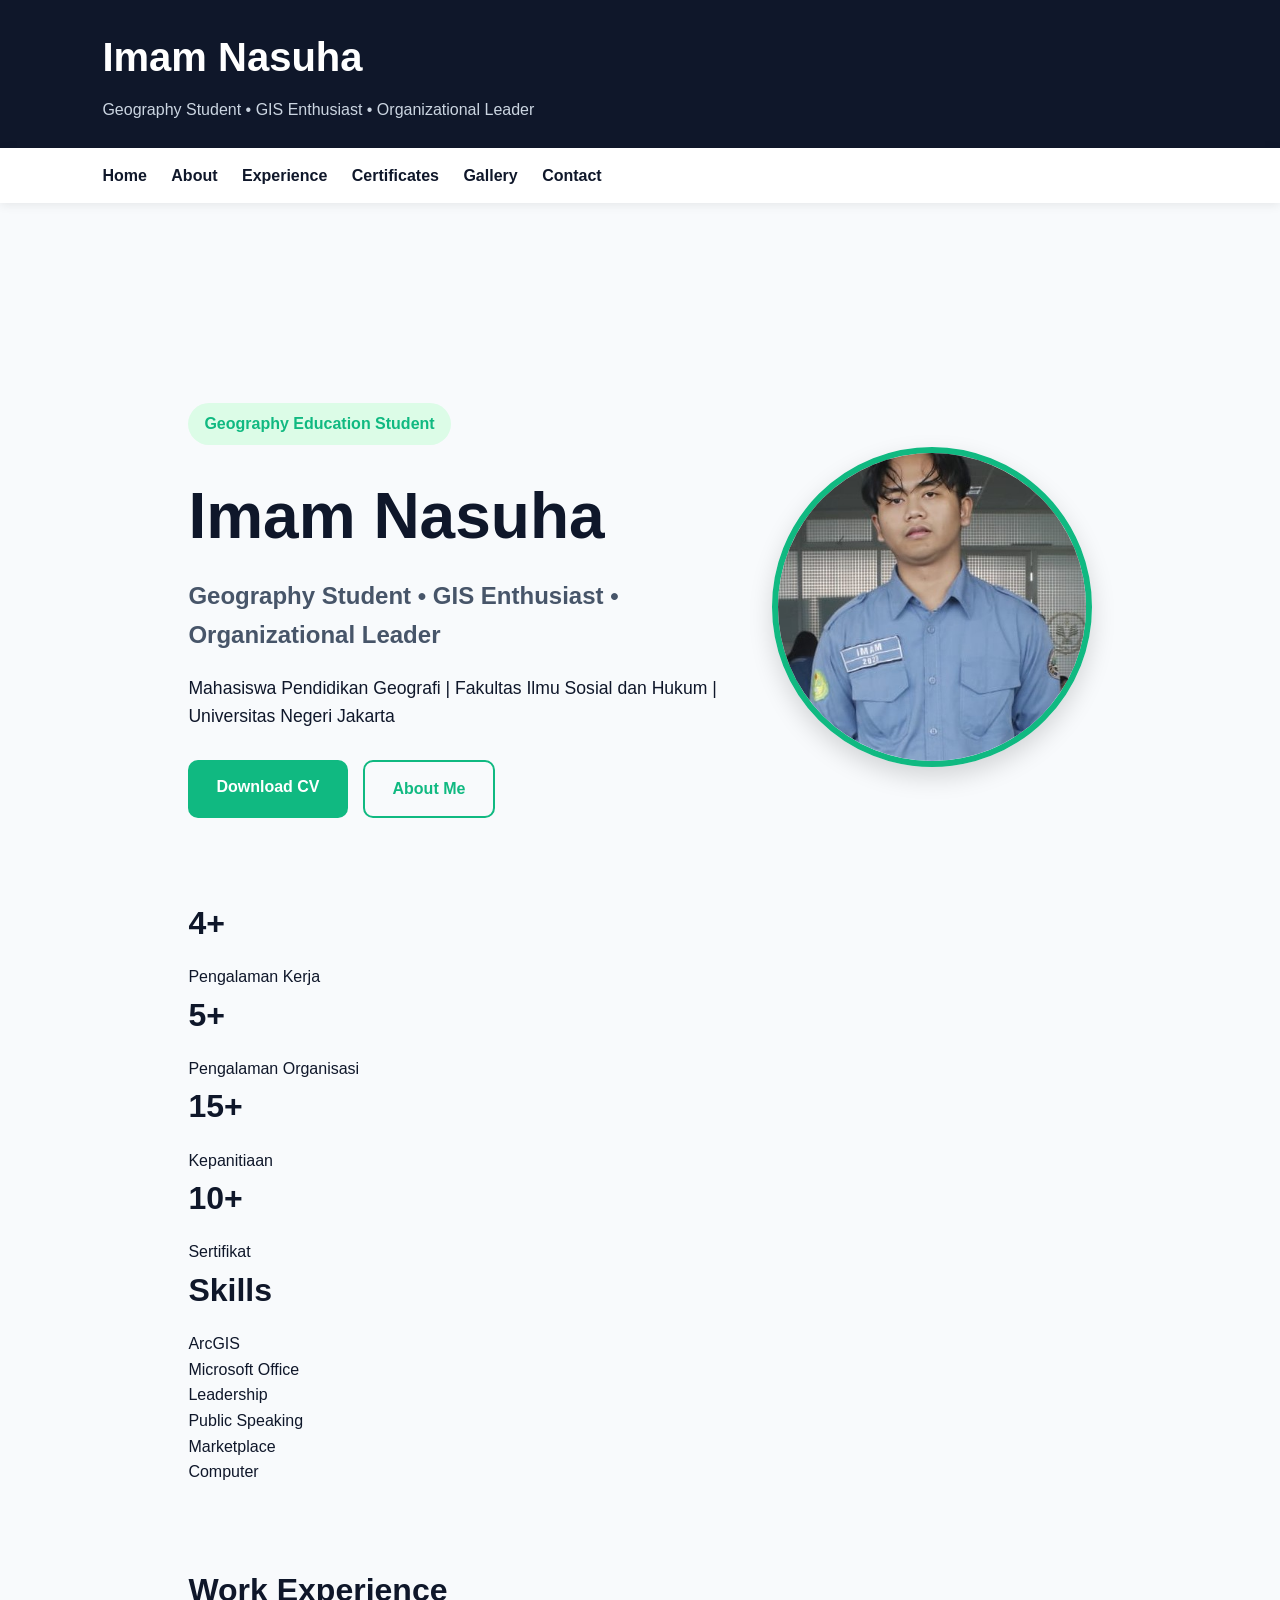
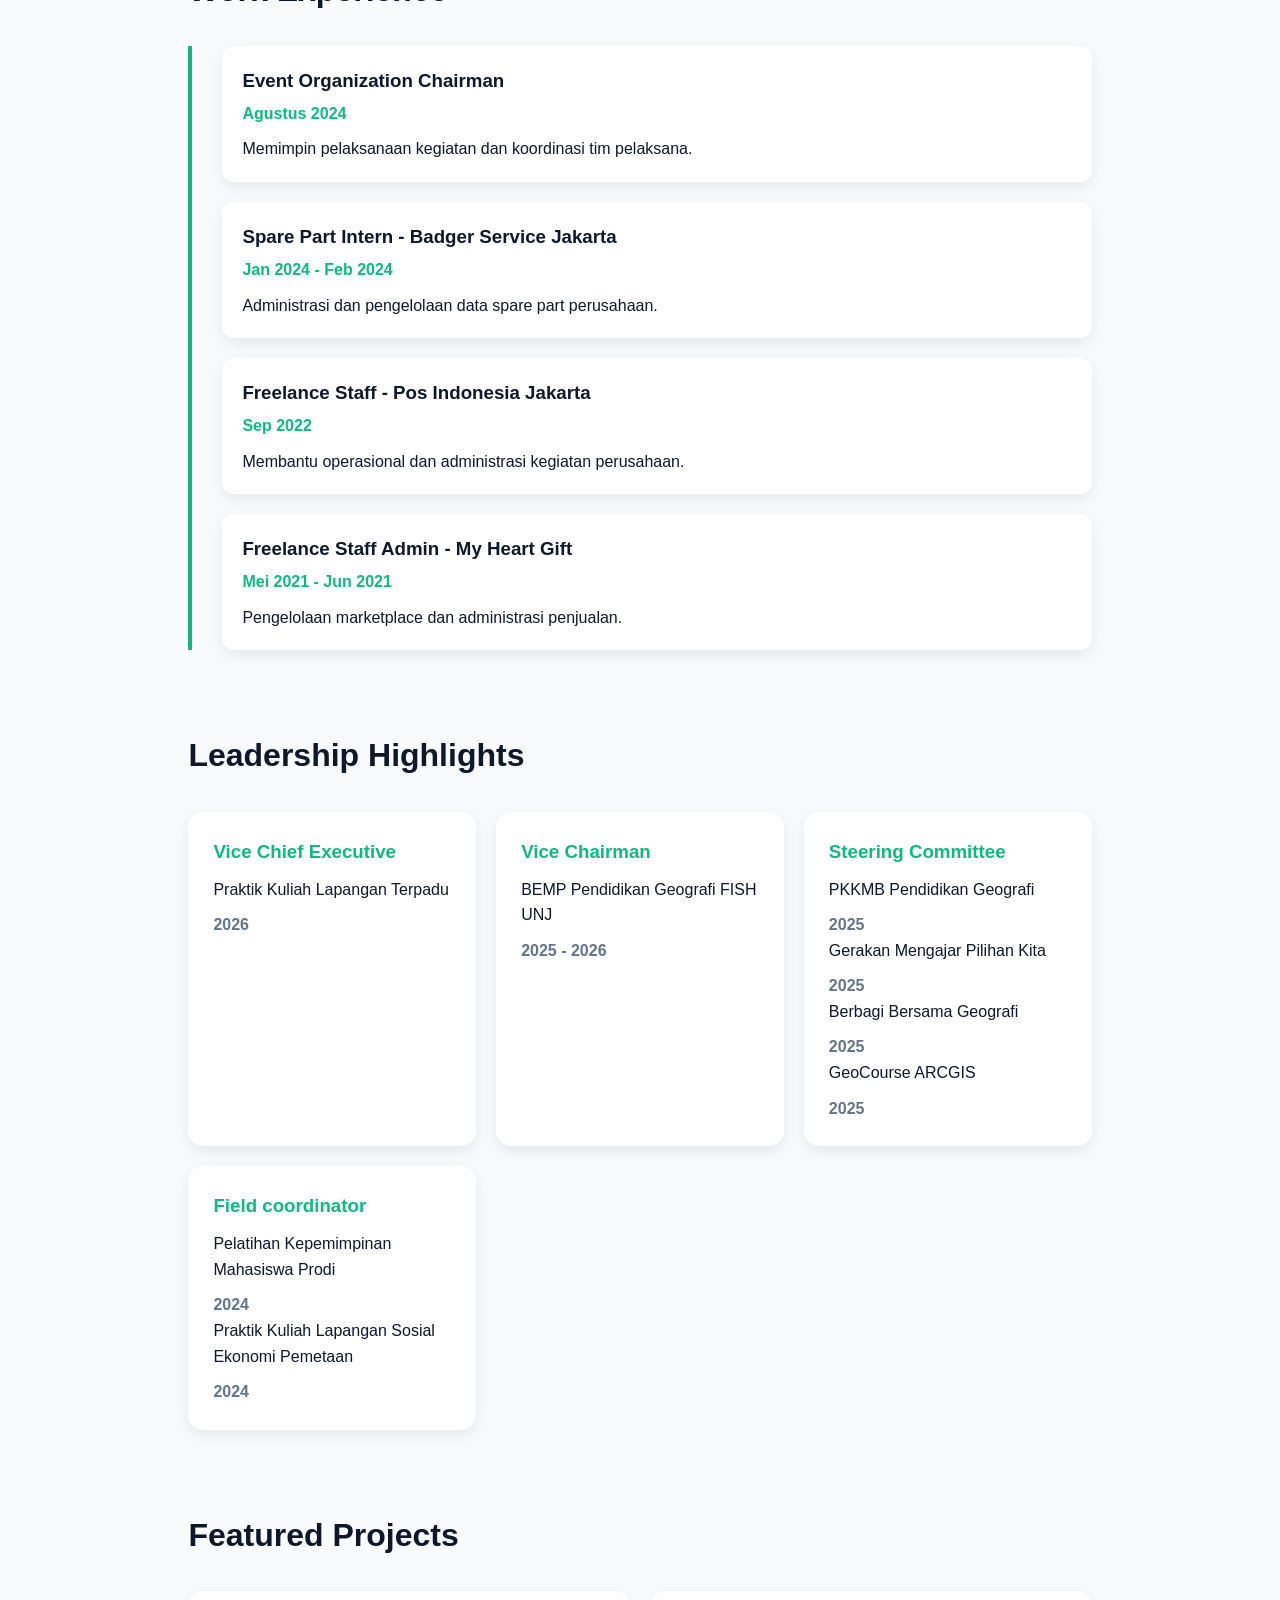
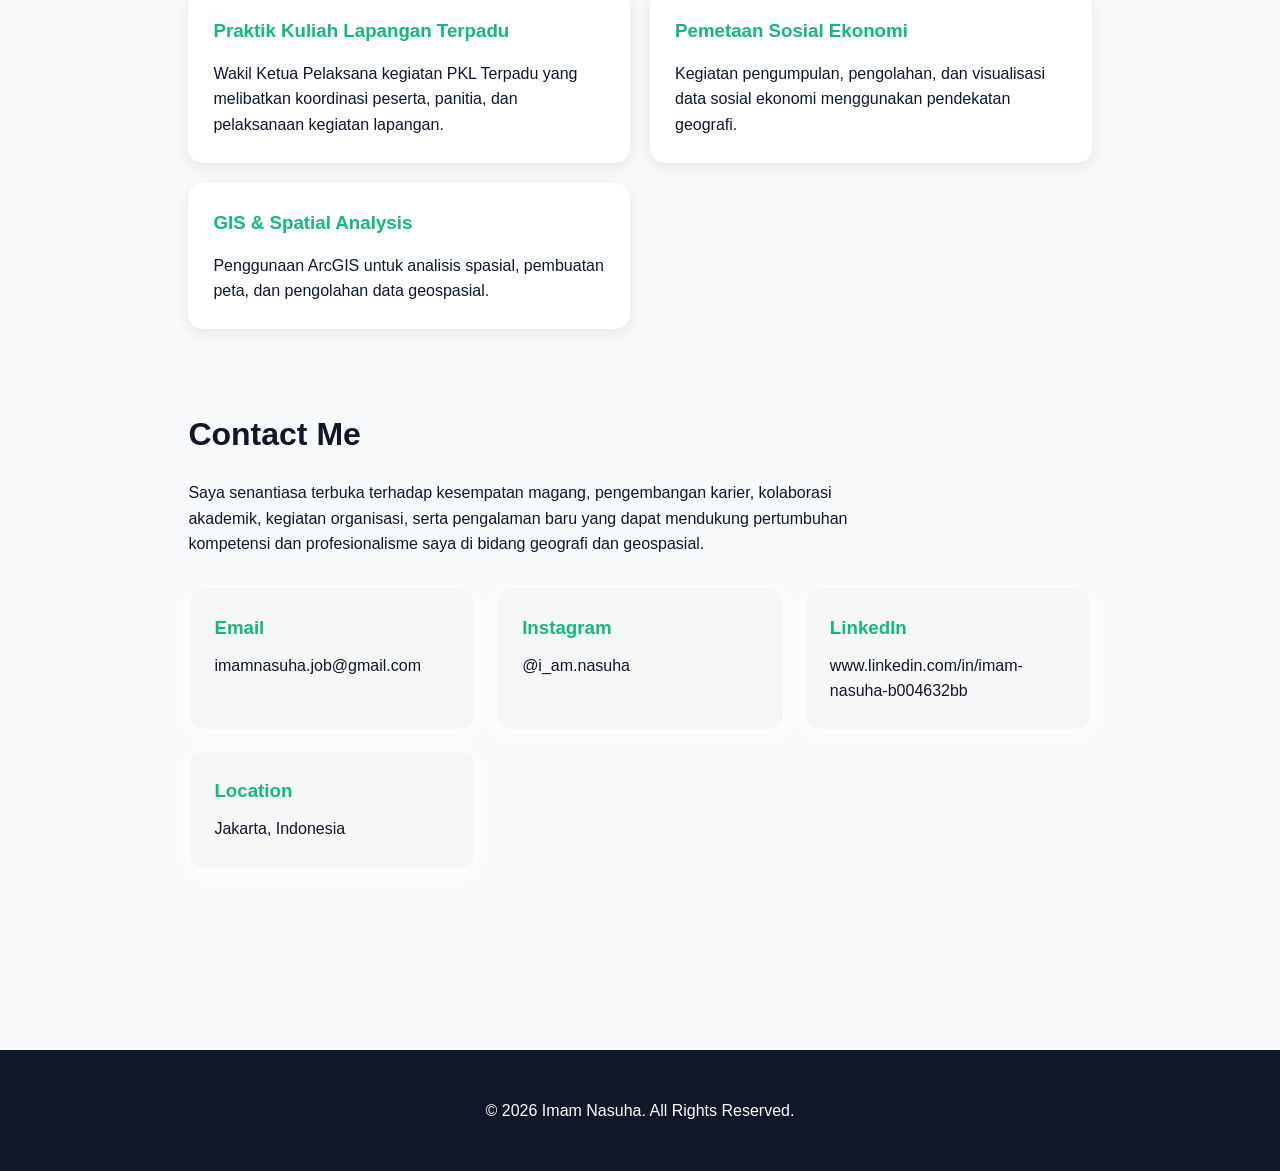
<file: index.html>
<!DOCTYPE html>
<html lang="id">
<head>
<meta charset="UTF-8">
<meta name="viewport" content="width=device-width, initial-scale=1.0">
<title>Imam Nasuha Portfolio</title>
<link rel="stylesheet" href="css/style.css">
</head>
<body>
<header>
    <h1>Imam Nasuha</h1>
    <p>Geography Student • GIS Enthusiast • Organizational Leader</p>
</header>

<nav>
    <a href="index.html">Home</a>
    <a href="about.html">About</a>
    <a href="experience.html">Experience</a>
    <a href="certificates.html">Certificates</a>
    <a href="gallery.html">Gallery</a>
    <a href="contact.html">Contact</a>
</nav>
<main>

<main>

<section class="hero">

    <div class="hero-content">

        <span class="badge">
            Geography Education Student
        </span>

        <h1>Imam Nasuha</h1>

        <h3>
            Geography Student • GIS Enthusiast • Organizational Leader
        </h3>

        <p>
            Mahasiswa 
            Pendidikan Geografi | Fakultas Ilmu Sosial dan Hukum | Universitas Negeri Jakarta
        </p>

        <div class="hero-buttons">
            <a href="assets/CV-IMAM-NASUHA.pdf" class="btn-primary">
                Download CV
            </a>

            <a href="about.html" class="btn-secondary">
                About Me
            </a>
        </div>

    </div>

    <div class="hero-image">
        <img src="assets/profile.jpg" alt="Imam Nasuha">
    </div>

</section>

<!-- TEMPEL STATISTIK DI SINI -->

<section class="stats">

    <div class="stat-card">
        <h2>4+</h2>
        <p>Pengalaman Kerja</p>
    </div>

    <div class="stat-card">
        <h2>5+</h2>
        <p>Pengalaman Organisasi</p>
    </div>

    <div class="stat-card">
        <h2>15+</h2>
        <p>Kepanitiaan</p>
    </div>

    <div class="stat-card">
        <h2>10+</h2>
        <p>Sertifikat</p>
    </div>

</section>

<section class="skills">

    <h2>Skills</h2>

    <div class="skill-grid">
        <div class="skill-card">ArcGIS</div>
        <div class="skill-card">Microsoft Office</div>
        <div class="skill-card">Leadership</div>
        <div class="skill-card">Public Speaking</div>
        <div class="skill-card">Marketplace</div>
        <div class="skill-card">Computer</div>
    </div>

</section>

<section class="experience">

    <h2>Work Experience</h2>

    <div class="timeline">

        <div class="timeline-item">
            <h3>Event Organization Chairman</h3>
            <span>Agustus 2024</span>
            <p>Memimpin pelaksanaan kegiatan dan koordinasi tim pelaksana.</p>
        </div>

        <div class="timeline-item">
            <h3>Spare Part Intern - Badger Service Jakarta</h3>
            <span>Jan 2024 - Feb 2024</span>
            <p>Administrasi dan pengelolaan data spare part perusahaan.</p>
        </div>

        <div class="timeline-item">
            <h3>Freelance Staff - Pos Indonesia Jakarta</h3>
            <span>Sep 2022</span>
            <p>Membantu operasional dan administrasi kegiatan perusahaan.</p>
        </div>

        <div class="timeline-item">
            <h3>Freelance Staff Admin - My Heart Gift</h3>
            <span>Mei 2021 - Jun 2021</span>
            <p>Pengelolaan marketplace dan administrasi penjualan.</p>
        </div>

    </div>

</section>
<section class="leadership">

    <h2>Leadership Highlights</h2>

    <div class="leadership-grid">
        <div class="leadership-card">
            <h3>Vice Chief Executive</h3>
            <p>Praktik Kuliah Lapangan Terpadu</p>
            <span>2026</span>
        </div>

        <div class="leadership-card">
            <h3>Vice Chairman</h3>
            <p>BEMP Pendidikan Geografi FISH UNJ</p>
            <span>2025 - 2026</span>
        </div>

        <div class="leadership-card">
            <h3>Steering Committee</h3>
            <p>PKKMB Pendidikan Geografi</p>
            <span>2025</span>
            <p>Gerakan Mengajar Pilihan Kita</p>
            <span>2025</span>
            <p>Berbagi Bersama Geografi</p>
            <span>2025</span>
            <p>GeoCourse ARCGIS</p>
            <span>2025</span>
        </div>
        
        <div class="leadership-card">
            <h3>Field coordinator</h3>
            <p>Pelatihan Kepemimpinan Mahasiswa Prodi</p>
            <span>2024</span>
            <p>Praktik Kuliah Lapangan Sosial Ekonomi Pemetaan</p>
            <span>2024</span>
        </div>

    </div>

</section>
<section class="projects">

    <h2>Featured Projects</h2>

    <div class="project-grid">

        <div class="project-card">
            <h3>Praktik Kuliah Lapangan Terpadu</h3>
            <p>
                Wakil Ketua Pelaksana kegiatan PKL Terpadu yang melibatkan
                koordinasi peserta, panitia, dan pelaksanaan kegiatan lapangan.
            </p>
        </div>

        <div class="project-card">
            <h3>Pemetaan Sosial Ekonomi</h3>
            <p>
                Kegiatan pengumpulan, pengolahan, dan visualisasi data sosial
                ekonomi menggunakan pendekatan geografi.
            </p>
        </div>

        <div class="project-card">
            <h3>GIS & Spatial Analysis</h3>
            <p>
                Penggunaan ArcGIS untuk analisis spasial, pembuatan peta,
                dan pengolahan data geospasial.
            </p>
        </div>

    </div>

</section>
<section class="contact">

    <h2>Contact Me</h2>

    <p>
        Saya senantiasa terbuka terhadap kesempatan magang, pengembangan karier, 
        kolaborasi akademik, kegiatan organisasi, serta pengalaman baru yang dapat 
        mendukung pertumbuhan kompetensi dan profesionalisme saya di bidang geografi dan geospasial.
    </p>

    <div class="contact-info">

        <div class="contact-card">
            <h3>Email</h3>
            <p>imamnasuha.job@gmail.com</p>
        </div>

        <div class="contact-card">
            <h3>Instagram</h3>
            <p>@i_am.nasuha</p>
        </div>

        <div class="contact-card">
            <h3>LinkedIn</h3>
            <p>www.linkedin.com/in/imam-nasuha-b004632bb</p>
        </div>

        <div class="contact-card">
            <h3>Location</h3>
            <p>Jakarta, Indonesia</p>
        </div>

    </div>

</section>

</main>
</body>
</main>

<footer>
    <p>&copy; 2026 Imam Nasuha. All Rights Reserved.</p>
</footer>

</body>
</html>

</footer>
</html>
</file>
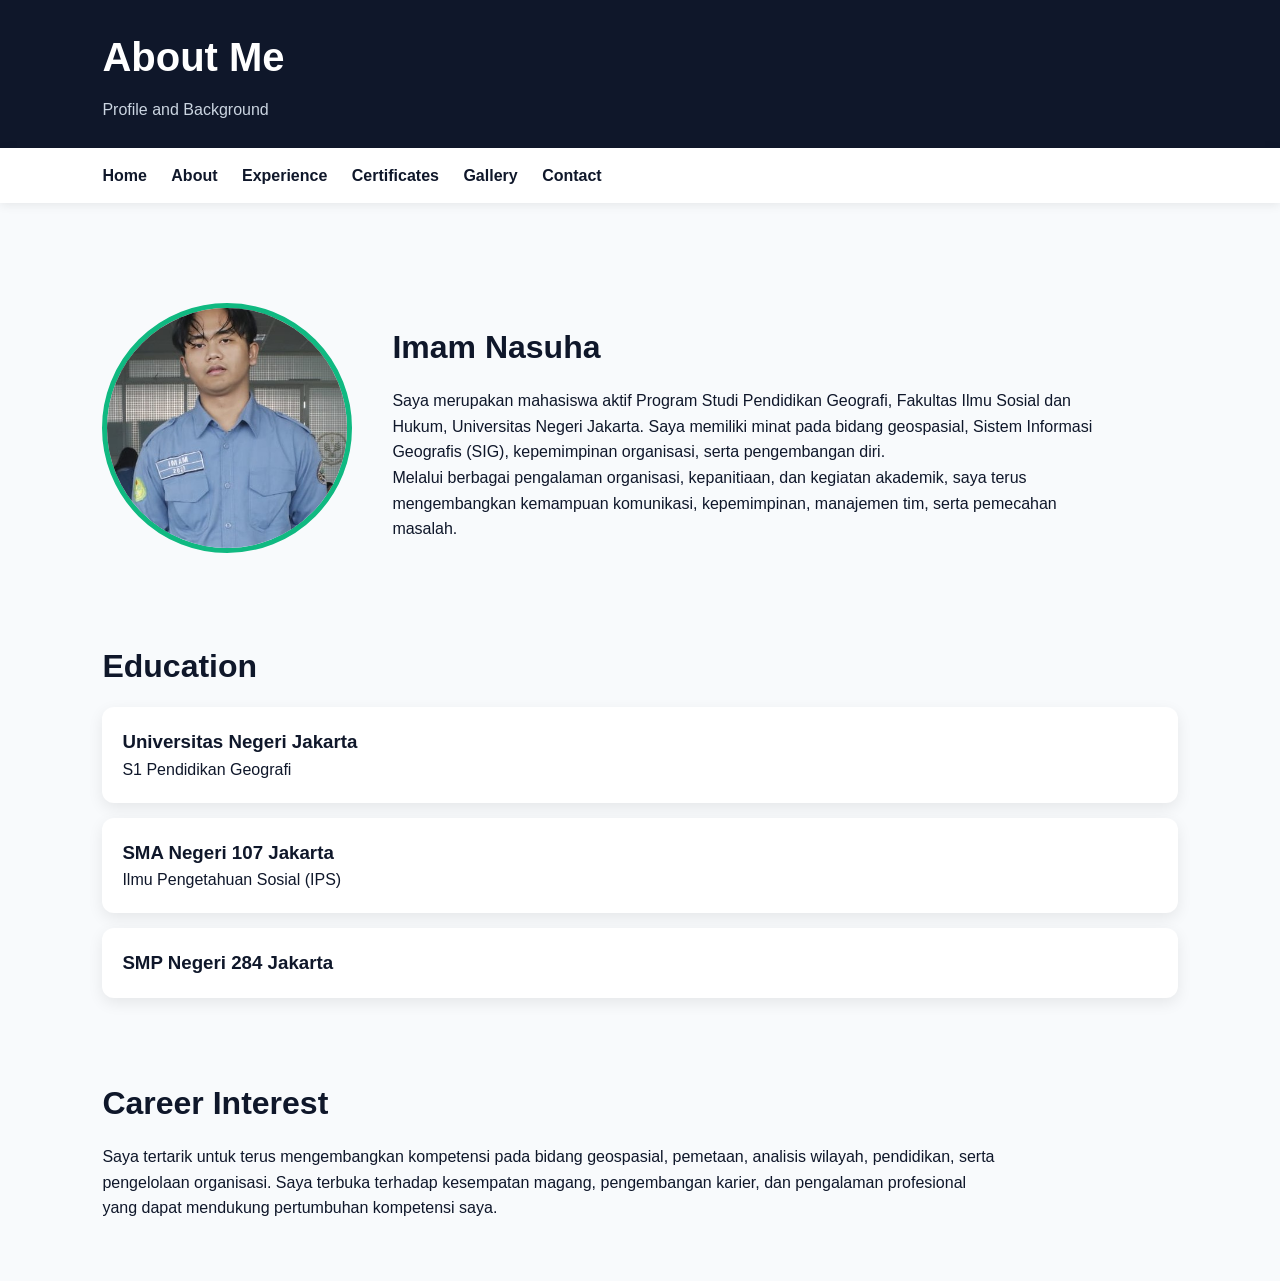
<file: about.html>
<!DOCTYPE html>
<html lang="id">
<head>
    <meta charset="UTF-8">
    <meta name="viewport" content="width=device-width, initial-scale=1.0">
    <title>About | Imam Nasuha</title>
    <link rel="stylesheet" href="css/style.css">
</head>
<body>

<header>
    <h1>About Me</h1>
    <p>Profile and Background</p>
</header>

<nav>
    <a href="index.html">Home</a>
    <a href="about.html">About</a>
    <a href="experience.html">Experience</a>
    <a href="certificates.html">Certificates</a>
    <a href="gallery.html">Gallery</a>
    <a href="contact.html">Contact</a>
</nav>

<main>

<section class="about-section">

    <div class="about-image">
        <img src="assets/profile.jpg" alt="Imam Nasuha">
    </div>

    <div class="about-content">

        <h2>Imam Nasuha</h2>

        <p>
            Saya merupakan mahasiswa aktif Program Studi Pendidikan Geografi,
            Fakultas Ilmu Sosial dan Hukum, Universitas Negeri Jakarta.
            Saya memiliki minat pada bidang geospasial, Sistem Informasi
            Geografis (SIG), kepemimpinan organisasi, serta pengembangan diri.
        </p>

        <p>
            Melalui berbagai pengalaman organisasi, kepanitiaan, dan kegiatan
            akademik, saya terus mengembangkan kemampuan komunikasi,
            kepemimpinan, manajemen tim, serta pemecahan masalah.
        </p>

    </div>

</section>

<section class="education">

    <h2>Education</h2>

    <div class="edu-card">
        <h3>Universitas Negeri Jakarta</h3>
        <p>S1 Pendidikan Geografi</p>
    </div>

    <div class="edu-card">
        <h3>SMA Negeri 107 Jakarta</h3>
        <p>Ilmu Pengetahuan Sosial (IPS)</p>
    </div>

    <div class="edu-card">
        <h3>SMP Negeri 284 Jakarta</h3>
    </div>

</section>

<section class="career-goal">

    <h2>Career Interest</h2>

    <p>
        Saya tertarik untuk terus mengembangkan kompetensi pada bidang geospasial, pemetaan, analisis wilayah, pendidikan, serta pengelolaan organisasi. 
        Saya terbuka terhadap kesempatan magang, pengembangan karier, dan pengalaman profesional yang dapat mendukung pertumbuhan kompetensi saya.
    </p>

</section>

</main>

</body>
</html>
</file>
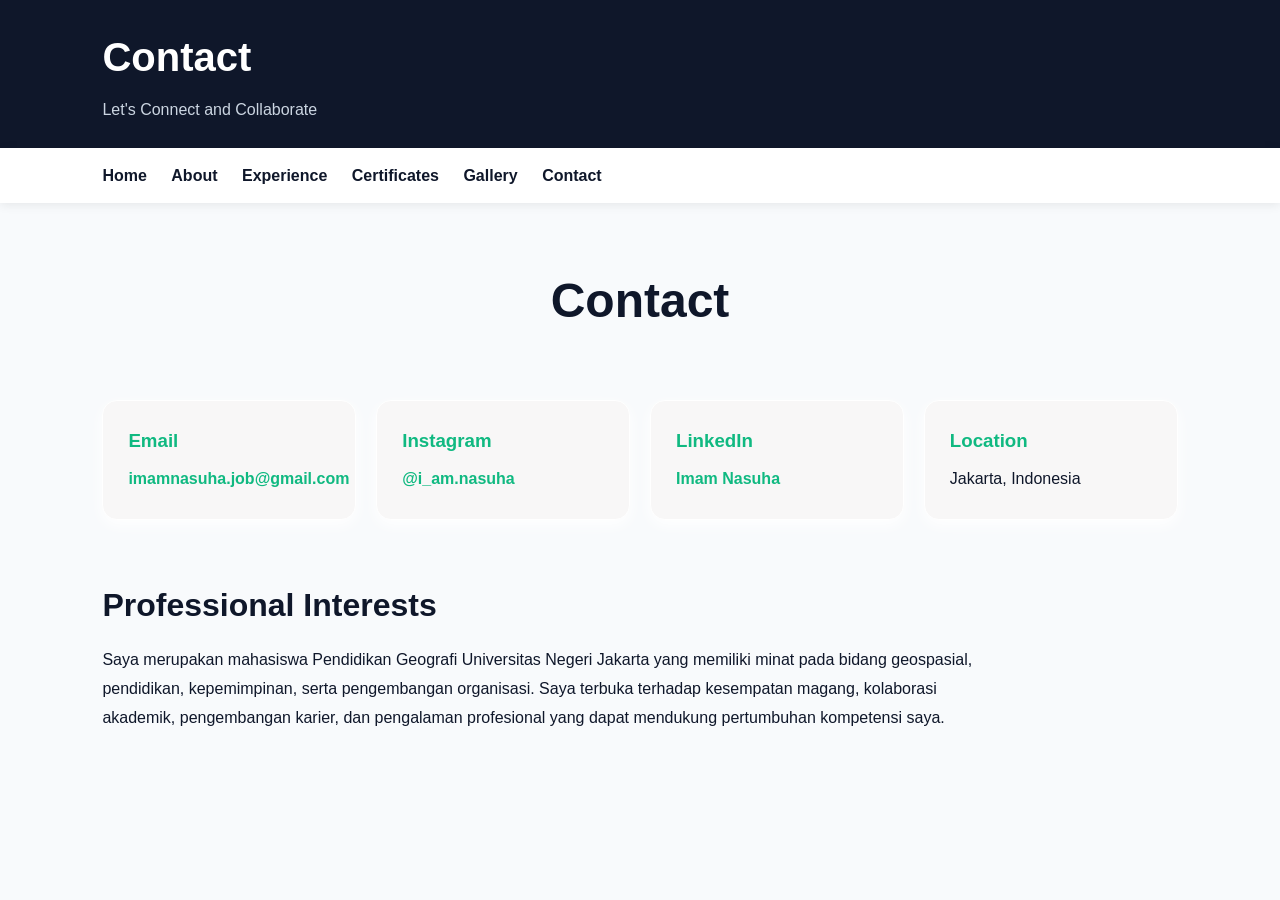
<file: contact.html>
<!DOCTYPE html>
<html lang="id">
<head>
    <meta charset="UTF-8">
    <meta name="viewport" content="width=device-width, initial-scale=1.0">
    <title>About | Imam Nasuha</title>
    <link rel="stylesheet" href="css/style.css">
</head>
<body>

<header>
    <h1>Contact</h1>
    <p>Let's Connect and Collaborate</p>
</header>

<nav>
    <a href="index.html">Home</a>
    <a href="about.html">About</a>
    <a href="experience.html">Experience</a>
    <a href="certificates.html">Certificates</a>
    <a href="gallery.html">Gallery</a>
    <a href="contact.html">Contact</a>
</nav>
<main>

<section class="page-title">
    <h1>Contact</h1>
</section>

<section class="contact-container">

<div class="contact-card">
    <h3>Email</h3>
    <a href="mailto:imamnasuha.job@gmail.com">
        imamnasuha.job@gmail.com
    </a>
</div>

<div class="contact-card">
    <h3>Instagram</h3>
    <a href="https://instagram.com/i_am.nasuha" target="_blank">
        @i_am.nasuha
    </a>
</div>

<div class="contact-card">
    <h3>LinkedIn</h3>
    <a href="https://www.linkedin.com/in/imam-nasuha-b004632bb" target="_blank">
        Imam Nasuha
    </a>
</div>

<div class="contact-card">
    <h3>Location</h3>
    <p>Jakarta, Indonesia</p>
</div>

</section>

<section class="contact-message">

    <h2>Professional Interests</h2>

    <p>
        Saya merupakan mahasiswa Pendidikan Geografi Universitas Negeri Jakarta
        yang memiliki minat pada bidang geospasial, pendidikan, kepemimpinan,
        serta pengembangan organisasi. Saya terbuka terhadap kesempatan magang,
        kolaborasi akademik, pengembangan karier, dan pengalaman profesional
        yang dapat mendukung pertumbuhan kompetensi saya.
    </p>

</section>

</main>

</body>
</html>
</file>
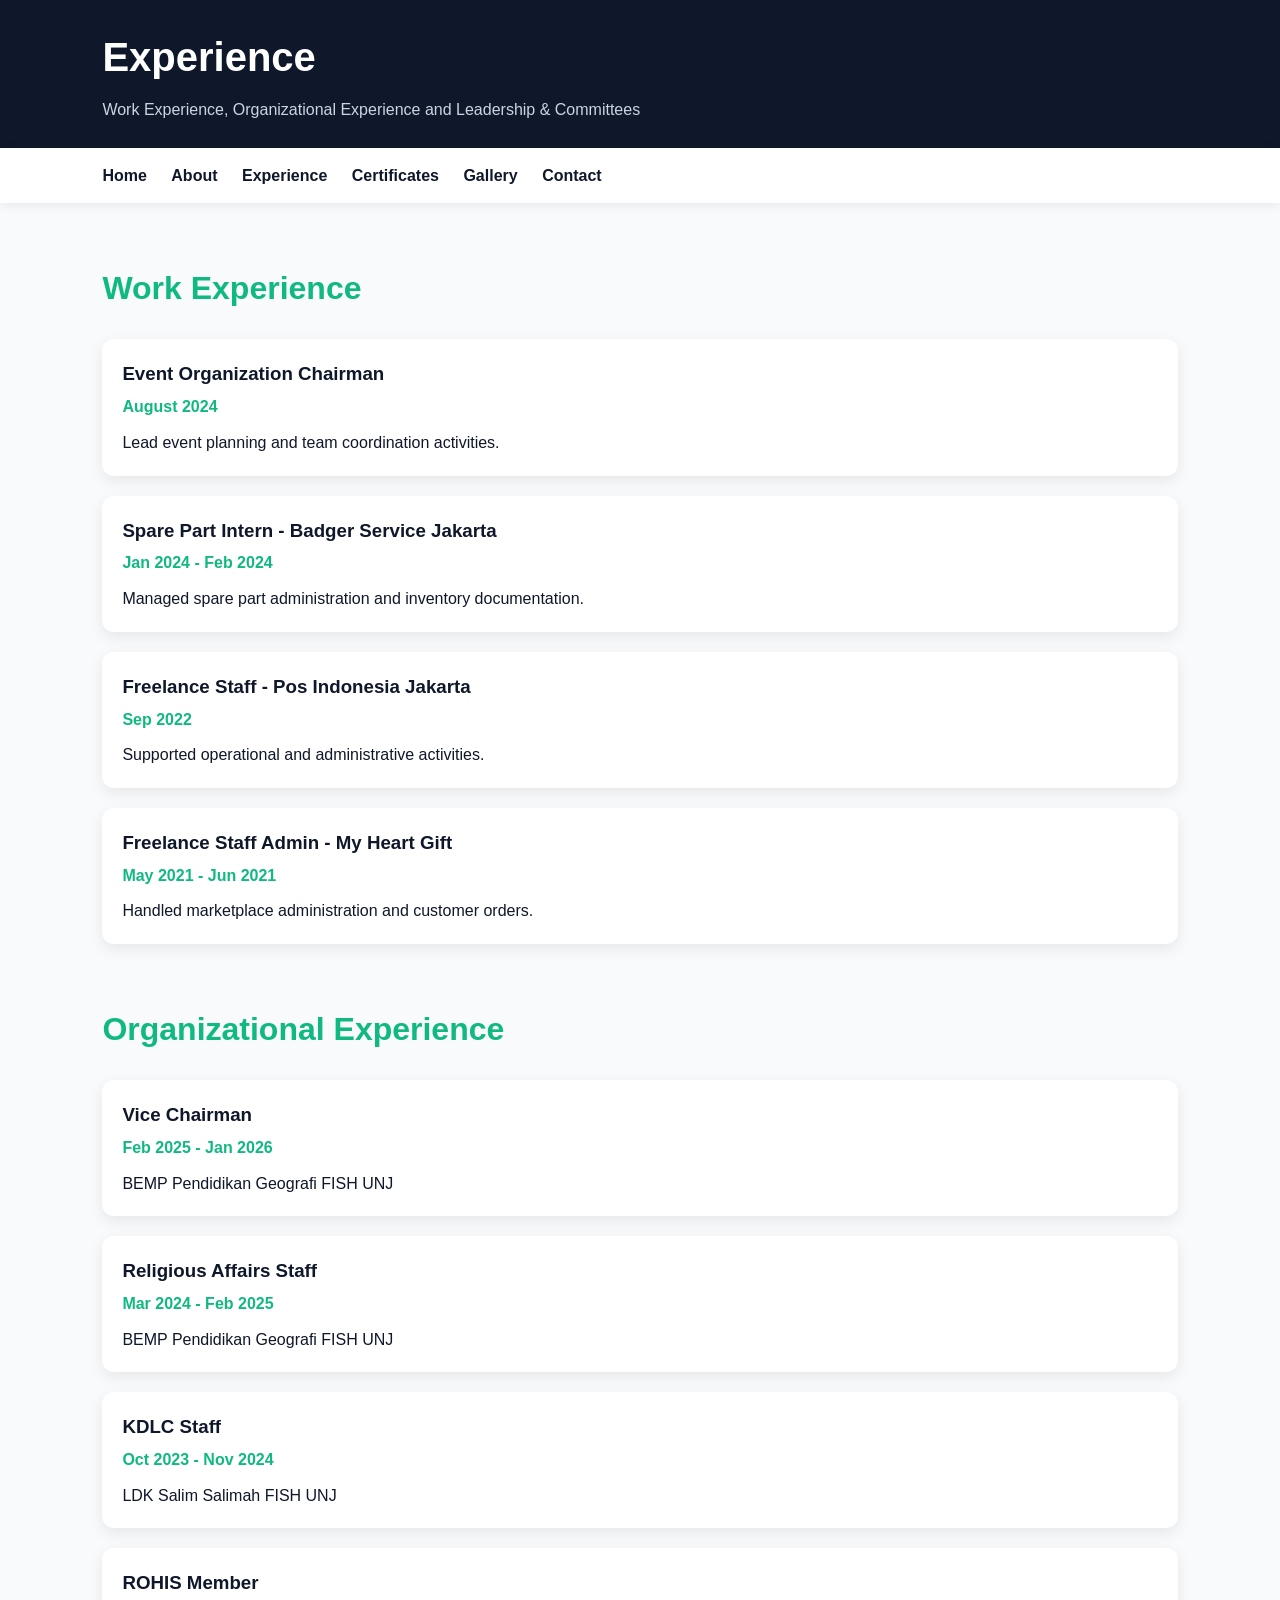
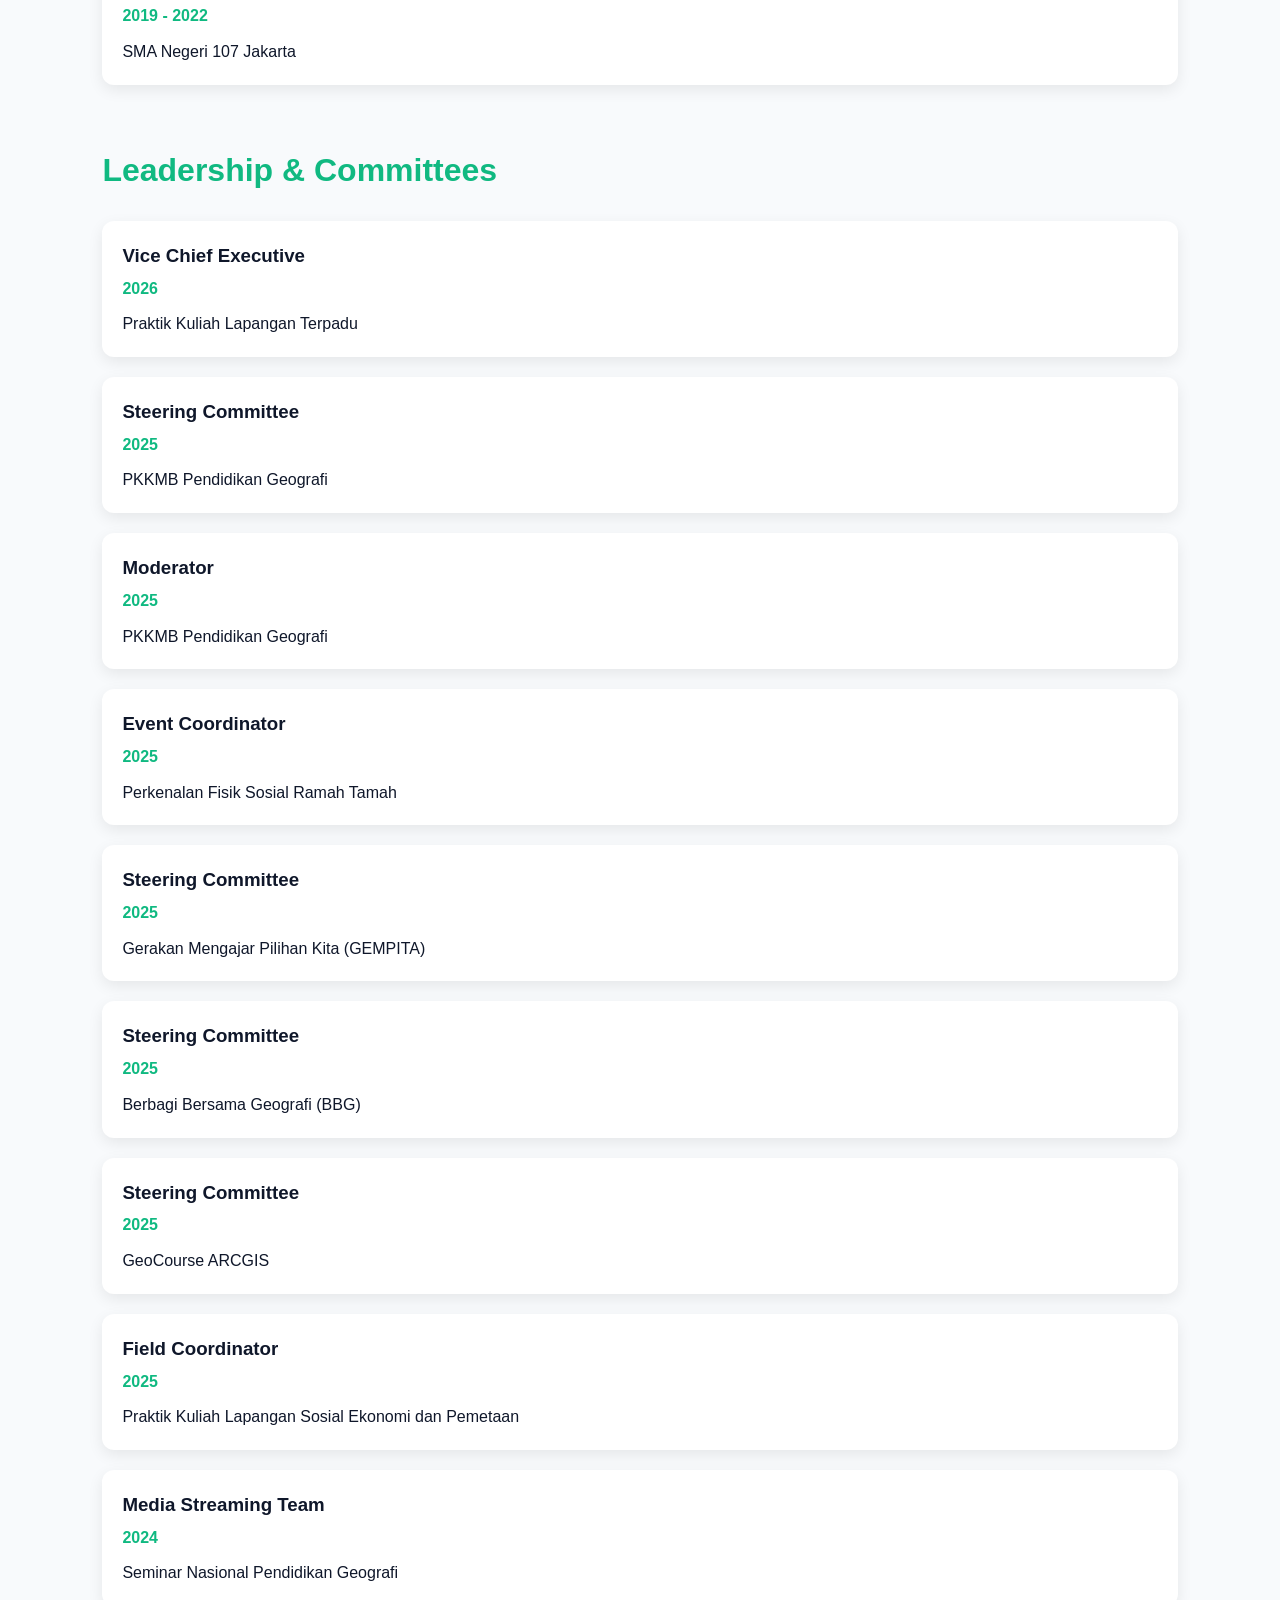
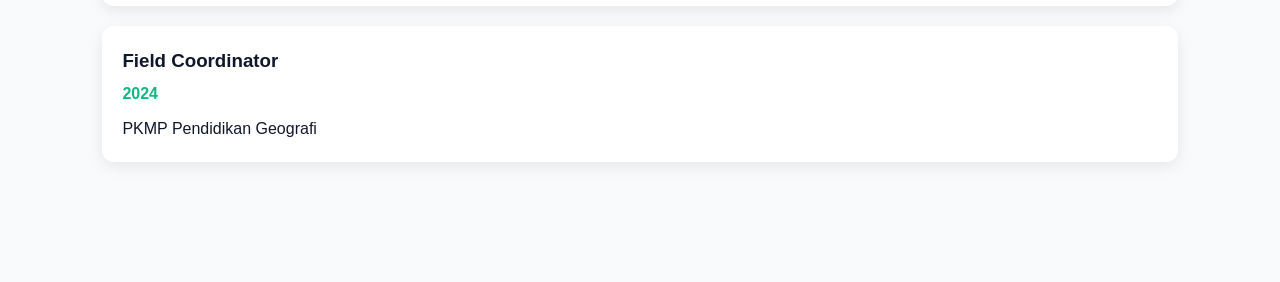
<file: experience.html>
<!DOCTYPE html>
<html lang="id">
<head>
    <meta charset="UTF-8">
    <meta name="viewport" content="width=device-width, initial-scale=1.0">
    <title>About | Imam Nasuha</title>
    <link rel="stylesheet" href="css/style.css">
</head>
<body>

<header>
    <h1>Experience</h1>
    <p>Work Experience, Organizational Experience and Leadership & Committees</p>
</header>

<nav>
    <a href="index.html">Home</a>
    <a href="about.html">About</a>
    <a href="experience.html">Experience</a>
    <a href="certificates.html">Certificates</a>
    <a href="gallery.html">Gallery</a>
    <a href="contact.html">Contact</a>
</nav>

<main>

<section class="experience-group">

    <h2>Work Experience</h2>

    <div class="timeline-item">
        <h3>Event Organization Chairman</h3>
        <span>August 2024</span>
        <p>Lead event planning and team coordination activities.</p>
    </div>

    <div class="timeline-item">
        <h3>Spare Part Intern - Badger Service Jakarta</h3>
        <span>Jan 2024 - Feb 2024</span>
        <p>Managed spare part administration and inventory documentation.</p>
    </div>

    <div class="timeline-item">
        <h3>Freelance Staff - Pos Indonesia Jakarta</h3>
        <span>Sep 2022</span>
        <p>Supported operational and administrative activities.</p>
    </div>

    <div class="timeline-item">
        <h3>Freelance Staff Admin - My Heart Gift</h3>
        <span>May 2021 - Jun 2021</span>
        <p>Handled marketplace administration and customer orders.</p>
    </div>

</section>
<section class="experience-group">

    <h2>Organizational Experience</h2>

    <div class="timeline-item">
        <h3>Vice Chairman</h3>
        <span>Feb 2025 - Jan 2026</span>
        <p>BEMP Pendidikan Geografi FISH UNJ</p>
    </div>

    <div class="timeline-item">
        <h3>Religious Affairs Staff</h3>
        <span>Mar 2024 - Feb 2025</span>
        <p>BEMP Pendidikan Geografi FISH UNJ</p>
    </div>

    <div class="timeline-item">
        <h3>KDLC Staff</h3>
        <span>Oct 2023 - Nov 2024</span>
        <p>LDK Salim Salimah FISH UNJ</p>
    </div>

    <div class="timeline-item">
        <h3>ROHIS Member</h3>
        <span>2019 - 2022</span>
        <p>SMA Negeri 107 Jakarta</p>
    </div>

</section>
<section class="experience-group">

    <h2>Leadership & Committees</h2>

    <div class="timeline-item">
        <h3>Vice Chief Executive</h3>
        <span>2026</span>
        <p>Praktik Kuliah Lapangan Terpadu</p>
    </div>

    <div class="timeline-item">
        <h3>Steering Committee</h3>
        <span>2025</span>
        <p>PKKMB Pendidikan Geografi</p>
    </div>

    <div class="timeline-item">
        <h3>Moderator</h3>
        <span>2025</span>
        <p>PKKMB Pendidikan Geografi</p>
    </div>

    <div class="timeline-item">
        <h3>Event Coordinator</h3>
        <span>2025</span>
        <p>Perkenalan Fisik Sosial Ramah Tamah</p>
    </div>

    <div class="timeline-item">
        <h3>Steering Committee</h3>
        <span>2025</span>
        <p>Gerakan Mengajar Pilihan Kita (GEMPITA)</p>
    </div>

    <div class="timeline-item">
        <h3>Steering Committee</h3>
        <span>2025</span>
        <p>Berbagi Bersama Geografi (BBG)</p>
    </div>

    <div class="timeline-item">
        <h3>Steering Committee</h3>
        <span>2025</span>
        <p>GeoCourse ARCGIS</p>
    </div>

    <div class="timeline-item">
        <h3>Field Coordinator</h3>
        <span>2025</span>
        <p>Praktik Kuliah Lapangan Sosial Ekonomi dan Pemetaan</p>
    </div>

    <div class="timeline-item">
        <h3>Media Streaming Team</h3>
        <span>2024</span>
        <p>Seminar Nasional Pendidikan Geografi</p>
    </div>

    <div class="timeline-item">
        <h3>Field Coordinator</h3>
        <span>2024</span>
        <p>PKMP Pendidikan Geografi</p>
    </div>

</section>
</file>
<file: css/style.css>
*{
    margin:0;
    padding:0;
    box-sizing:border-box;
}

body{
    font-family: 'Segoe UI', sans-serif;
    background:#f8fafc;
    color:#0f172a;
    line-height:1.6;
}

header{
    background:#0f172a;
    color:white;
    padding:25px 8%;
}

header h1{
    font-size:2.5rem;
}

header p{
    color:#cbd5e1;
    margin-top:8px;
}

nav{
    background:white;
    padding:15px 8%;
    box-shadow:0 2px 10px rgba(0,0,0,.08);
}

nav a{
    text-decoration:none;
    margin-right:20px;
    color:#0f172a;
    font-weight:600;
}

nav a:hover{
    color:#c0ff05;
}

main{
    padding:60px 8%;
}

main h2{
    font-size:2rem;
    margin-bottom:15px;
}

main p{
    max-width:700px;
}

hero-btn{
    display:inline-block;
    margin-top:20px;
    background:#c1e90c;
    color:white;
    padding:12px 24px;
    border-radius:8px;
    text-decoration:none;
    font-weight:600;
}

hero-btn:hover{
    opacity:.9;
}

footer{
    background:#111827;
    color:white;
    text-align:center;
    padding:40px 20px;
    margin-top:60px;
}

footer h3{
    margin-bottom:10px;
    color:#10b981;
}

footer p{
    margin:8px 0;
    text-align:center;
}

.hero{
    min-height:70vh;
    display:flex;
    align-items:center;
}

.hero-content{
    max-width:800px;
}

.badge{
    display:inline-block;
    background:#dcfce7;
    color:#10b981;
    padding:8px 16px;
    border-radius:30px;
    font-weight:600;
    margin-bottom:20px;
}

.hero h1{
    font-size:4rem;
    margin-bottom:10px;
    color:#0f172a;
}

.hero h3{
    font-size:1.5rem;
    color:#475569;
    margin-bottom:20px;
}

.hero p{
    font-size:1.1rem;
    margin-bottom:30px;
}

.hero-buttons{
    display:flex;
    gap:15px;
}

.btn-primary{
    background:#10b981;
    color:rgb(255, 255, 255);
    text-decoration:none;
    padding:14px 28px;
    border-radius:10px;
    font-weight:600;
}

.btn-secondary{
    border:2px solid #10b981;
    color:#10b981;
    text-decoration:none;
    padding:14px 28px;
    border-radius:10px;
    font-weight:600;
}

.btn-primary:hover,
.btn-secondary:hover{
    transform:translateY(-2px);
}

.hero{
    min-height:auto;
    padding:80px 0;
    display:flex;
    justify-content:space-between;
    align-items:center;
    gap:50px;
}

.hero-image img{
    width:320px;
    height:320px;
    object-fit:cover;
    border-radius:50%;
    border:6px solid #10b981;
    box-shadow:0 10px 25px rgba(0,0,0,.15);
}

.experience{
    margin-top:80px;
}

.experience h2{
    margin-bottom:30px;
}

.timeline{
    border-left:4px solid #10b981;
    padding-left:30px;
}

.timeline-item{
    background:white;
    padding:20px;
    margin-bottom:20px;
    border-radius:12px;
    box-shadow:0 5px 15px rgba(0,0,0,.08);
}

.timeline-item h3{
    color:#0f172a;
    margin-bottom:5px;
}

.timeline-item span{
    color:#10b981;
    font-weight:600;
    display:block;
    margin-bottom:10px;
}
.leadership{
    margin-top:80px;
}

.leadership h2{
    margin-bottom:30px;
}

.leadership-grid{
    display:grid;
    grid-template-columns:repeat(auto-fit,minmax(250px,1fr));
    gap:20px;
}

.leadership-card{
    background:white;
    padding:25px;
    border-radius:15px;
    box-shadow:0 5px 15px rgba(0,0,0,.08);
    transition:.3s;
}

.leadership-card:hover{
    transform:translateY(-5px);
}

.leadership-card h3{
    color:#10b981;
    margin-bottom:10px;
}

.leadership-card span{
    display:block;
    margin-top:10px;
    font-weight:600;
    color:#64748b;
}

.projects{
    margin-top:80px;
}

.project-grid{
    display:grid;
    grid-template-columns:repeat(auto-fit,minmax(300px,1fr));
    gap:20px;
    margin-top:30px;
}

.project-card{
    background:white;
    padding:25px;
    border-radius:15px;
    box-shadow:0 5px 15px rgba(0,0,0,.08);
    transition:.3s;
}

.project-card:hover{
    transform:translateY(-5px);
}

.project-card h3{
    color:#10b981;
    margin-bottom:15px;
}

.contact{
    margin-top:80px;
}

.contact h2{
    margin-bottom:20px;
}

.contact-info{
    display:grid;
    grid-template-columns:repeat(auto-fit,minmax(250px,1fr));
    gap:20px;
    margin-top:30px;
}

.contact-card{
    background:white;
    padding:25px;
    border-radius:15px;
    box-shadow:0 5px 15px rgba(0,0,0,.08);
}

.contact-card h3{
    color:#10b981;
    margin-bottom:10px;
}

.footer{
    background:#0f172a;
    color:white;
    text-align:center;
    padding:40px 20px;
    margin-top:80px;
}

.footer h3{
    margin-bottom:10px;
}

.footer p{
    margin:8px 0;
}

.about-section{
    display:flex;
    align-items:center;
    gap:40px;
    margin-top:40px;
}

.about-image img{
    width:250px;
    height:250px;
    object-fit:cover;
    border-radius:50%;
    border:5px solid #10b981;
}

.about-content{
    flex:1;
}

.education{
    margin-top:80px;
}

.edu-card{
    background:white;
    padding:20px;
    border-radius:12px;
    margin-top:15px;
    box-shadow:0 5px 15px rgba(0,0,0,.08);
}

.career-goal{
    margin-top:80px;
}

.career-goal p{
    max-width:900px;
}

.page-title{
    text-align:center;
    margin-bottom:60px;
}

.page-title h1{
    font-size:3rem;
}

.experience-group{
    margin-bottom:60px;
}

.experience-group h2{
    margin-bottom:25px;
    color:#10b981;
}

.experience-card{
    transition:0.3s;
}

.experience-card:hover{
    transform:translateY(-5px);
}

.certificate-grid{
    display:grid;
    grid-template-columns:repeat(auto-fit,minmax(280px,1fr));
    gap:20px;
    margin-top:40px;
}

.certificate-card{
    background:white;
    padding:25px;
    border-radius:15px;
    box-shadow:0 5px 15px rgba(0,0,0,.08);
    transition:.3s;
}

.certificate-card:hover{
    transform:translateY(-5px);
}

.certificate-card h3{
    color:#10b981;
    margin-bottom:10px;
}

.certificate-card{
    transition:0.3s;
}

.certificate-card:hover{
    transform:translateY(-5px);
}

.contact-container{
    display:grid;
    grid-template-columns:repeat(auto-fit,minmax(250px,1fr));
    gap:20px;
    margin-top:40px;
}

.contact-card{
    background:rgb(248, 247, 247);
    padding:25px;
    border-radius:15px;
    box-shadow:0 5px 15px rgb(255, 255, 255);
    border:1px solid #ffffff;
}

.contact-card h3{
    color:#10b981;
    margin-bottom:10px;
}

.contact-message{
    margin-top:60px;
}

.contact-message p{
    line-height:1.8;
    max-width:900px;
}

.contact-card a{
    color:#10b981;
    text-decoration:none;
    font-weight:600;
}

.contact-card a:hover{
    text-decoration:underline;
}

.contact-card{
    min-height:120px;
}

.contact-card{
    transition:0.3s;
}

.contact-card:hover{
    transform:translateY(-5px);
}

.about-card,
.experience-card,
.certificate-card,
.gallery-card,
.contact-card{
    transition: all 0.3s ease;
}

.about-card:hover,
.experience-card:hover,
.certificate-card:hover,
.gallery-card:hover,
.contact-card:hover{
    transform: translateY(-5px);
    box-shadow: 0 10px 25px rgba(0,0,0,0.15);
}

.about-section,
.edu-card,
.career-goal{
    transition: transform 0.3s ease, box-shadow 0.3s ease;
}

.about-section:hover,
.edu-card:hover,
.career-goal:hover{
    transform: translateY(-5px);
    box-shadow: 0 10px 25px rgba(0,0,0,0.15);
}

.timeline-item{
    transition: transform 0.3s ease, box-shadow 0.3s ease;
}

.timeline-item:hover{
    transform: translateY(-5px);
    box-shadow: 0 10px 25px rgba(0,0,0,0.15);
}

.certificate-grid{
    display:grid;
    grid-template-columns:repeat(3, 1fr);
    gap:25px;
    margin-top:30px;
}

.certificate-card img{
    width:100%;
    height:220px;
    object-fit:contain;
}

.certificate-card h3{
    font-size:1rem;
    margin:10px 0 5px;
}

.certificate-card p{
    color:#666;
    font-size:14px;
}
.gallery-section{
    margin-bottom:70px;
}

.gallery-section h2{
    color:#10b981;
    margin-bottom:10px;
}

.gallery-section p{
    color:#555;
    line-height:1.8;
    margin-bottom:20px;
}

.gallery-grid{
    display:grid;
    grid-template-columns:repeat(auto-fit,minmax(250px,1fr));
    gap:20px;
}

.gallery-grid img{
    width:100%;
    aspect-ratio:4/3;
    object-fit:cover;
    border-radius:12px;
    box-shadow:0 5px 15px rgba(0,0,0,.08);
    transition:.3s;
}

.gallery-grid img:hover{
    transform:scale(1.03);
}

.gallery-grid{
    display:grid;
    grid-template-columns:repeat(3,1fr);
    gap:20px;
}

.gallery-section{
    max-width:1000px;
    margin:70px auto;
}

.gallery-section h2{
    color:#10b981;
    margin-bottom:10px;
}

.gallery-section p{
    line-height:1.8;
    color:#555;
    margin-bottom:25px;
}
</file>
